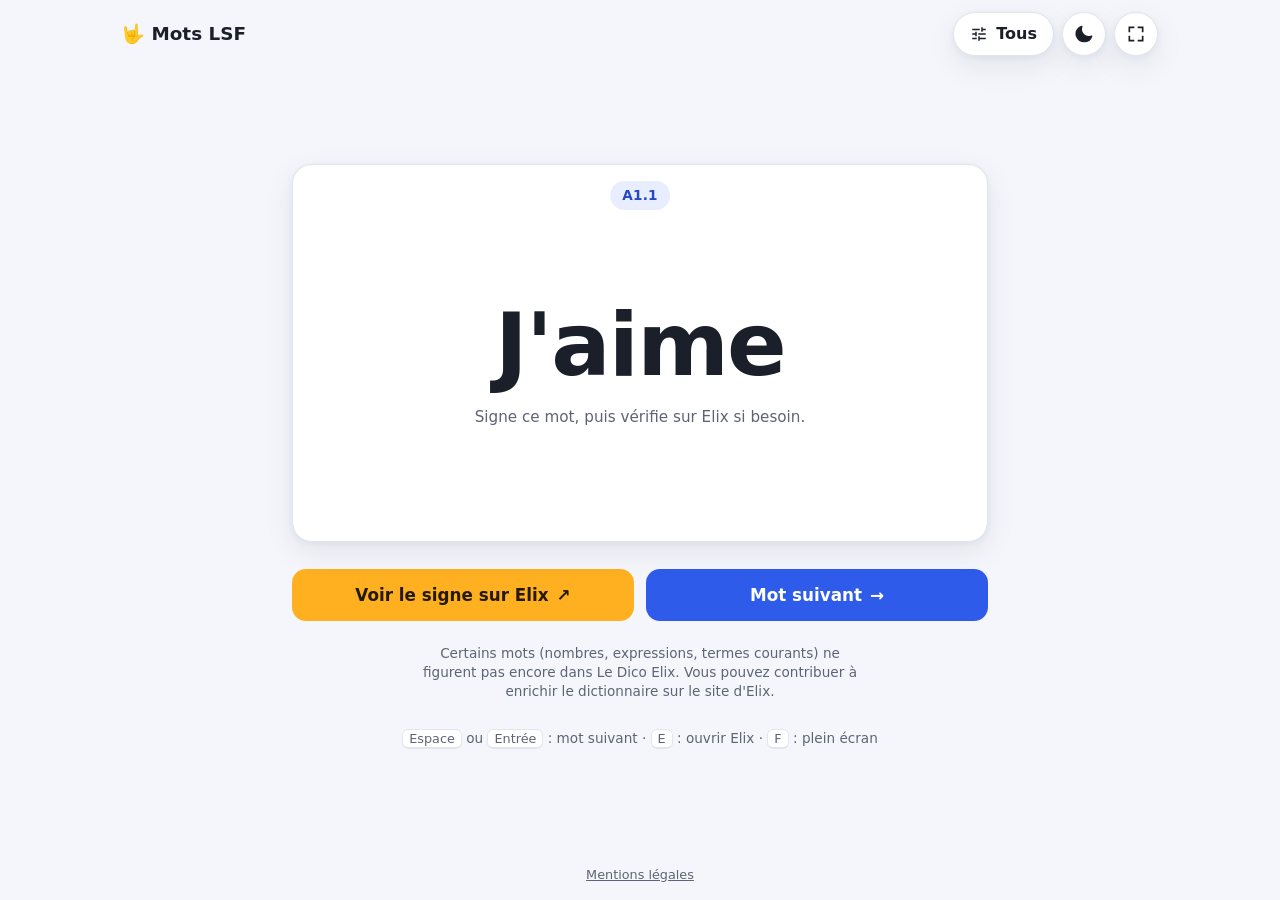
<file: index.html>
<!DOCTYPE html>
<html lang="fr">
<head>
    <meta charset="UTF-8">
    <meta name="viewport" content="width=device-width, initial-scale=1, viewport-fit=cover">
    <meta name="description" content="Entraînement à la Langue des Signes Française : un mot au hasard, et le signe sur Le Dico Elix si besoin.">
    <meta name="theme-color" content="#2f5bea" media="(prefers-color-scheme: light)">
    <meta name="theme-color" content="#14161c" media="(prefers-color-scheme: dark)">
    <title>Mots LSF – s'entraîner à la langue des signes</title>
    <link rel="icon" href="data:image/svg+xml,<svg xmlns='http://www.w3.org/2000/svg' viewBox='0 0 100 100'><text y='.9em' font-size='90'>🤟</text></svg>">
    <link rel="stylesheet" href="style.css">
    <script src="theme.js"></script>
    <script src="app.js" defer></script>
</head>
<body>
    <header class="topbar">
        <a class="brand" href="./"><span aria-hidden="true">🤟</span> Mots LSF</a>
        <div class="topbar-actions">
            <button type="button" class="chip-button" id="levelButton" aria-haspopup="dialog" aria-controls="levelDialog">
                <svg aria-hidden="true" viewBox="0 0 24 24" width="18" height="18"><path fill="currentColor" d="M3 17v2h6v-2H3zM3 5v2h10V5H3zm10 16v-2h8v-2h-8v-2h-2v6h2zM7 9v2H3v2h4v2h2V9H7zm14 4v-2H11v2h10zm-6-4h2V7h4V5h-4V3h-2v6z"/></svg>
                <span id="levelButtonText">Niveaux</span>
            </button>
            <button type="button" class="theme-button" id="themeButton" aria-label="Changer de thème" aria-pressed="false">
                <svg class="icon-moon" aria-hidden="true" viewBox="0 0 24 24"><path fill="currentColor" d="M12.3 22h-.1a10.3 10.3 0 0 1-7.3-17.6A10 10 0 0 1 9.1 2a1 1 0 0 1 1.1 1.4 8 8 0 0 0 10.4 10.4 1 1 0 0 1 1.4 1.1A10.3 10.3 0 0 1 12.3 22z"/></svg>
                <svg class="icon-sun" aria-hidden="true" viewBox="0 0 24 24"><path fill="currentColor" d="M12 17a5 5 0 1 1 0-10 5 5 0 0 1 0 10zM11 1h2v3h-2V1zm0 19h2v3h-2v-3zM3.5 4.9l1.4-1.4 2.1 2.1-1.4 1.4-2.1-2.1zm13 13 1.4-1.4 2.1 2.1-1.4 1.4-2.1-2.1zM1 11h3v2H1v-2zm19 0h3v2h-3v-2zM3.5 19.1l2.1-2.1 1.4 1.4-2.1 2.1-1.4-1.4zm13-13 2.1-2.1 1.4 1.4-2.1 2.1-1.4-1.4z"/></svg>
            </button>
            <button type="button" class="theme-button fullscreen-button" id="fullscreenButton" aria-label="Passer en plein écran" aria-pressed="false" title="Passer en plein écran">
                <svg class="icon-enter" aria-hidden="true" viewBox="0 0 24 24"><path fill="currentColor" d="M3 3h7v2H5v5H3V3zm11 0h7v7h-2V5h-5V3zM3 14h2v5h5v2H3v-7zm16 0h2v7h-7v-2h5v-5z"/></svg>
                <svg class="icon-exit" aria-hidden="true" viewBox="0 0 24 24"><path fill="currentColor" d="M8 3h2v7H3V8h5V3zm6 0h2v5h5v2h-7V3zM3 14h7v7H8v-5H3v-2zm11 0h7v2h-5v5h-2v-7z"/></svg>
            </button>
        </div>
    </header>

    <main class="stage">
        <section class="card" id="card" aria-label="Mot à signer">
            <span class="badge" id="levelBadge"></span>
            <p class="word" id="wordDisplay" aria-live="polite">Chargement…</p>
            <p class="hint">Signe ce mot, puis vérifie sur Elix si besoin.</p>
        </section>

        <div class="actions">
            <a id="elixLink" class="btn btn-secondary" aria-describedby="elixNote" href="https://dico.elix-lsf.fr/" target="_blank" rel="noopener noreferrer">
                Voir le signe sur Elix <span aria-hidden="true">↗</span>
            </a>
            <button type="button" id="nextButton" class="btn btn-primary">
                Mot suivant <span aria-hidden="true">→</span>
            </button>
        </div>
        <p class="elix-note" id="elixNote">Certains mots (nombres, expressions, termes courants) ne figurent pas encore dans Le Dico Elix. Vous pouvez contribuer à enrichir le dictionnaire sur le site d'Elix.</p>
        <p class="kbd-hint"><kbd>Espace</kbd> ou <kbd>Entrée</kbd> : mot suivant · <kbd>E</kbd> : ouvrir Elix · <kbd>F</kbd> : plein écran</p>
    </main>

    <footer class="footer">
        <a href="mentions-legales.html">Mentions légales</a>
    </footer>

    <dialog id="elixDialog" class="sheet" aria-labelledby="elixDialogTitle" aria-describedby="elixDialogText">
        <form method="dialog">
            <h2 class="sheet-title" id="elixDialogTitle">Vous allez consulter Le Dico Elix</h2>
            <div class="sheet-body" id="elixDialogText">
                <p>Mots LSF est un site indépendant. Il n'est ni édité ni affilié à Elix, ni à l'association Signes de Sens.</p>
                <p>Les signes, vidéos et définitions proposés par Le Dico Elix appartiennent à leurs auteurs. Mots LSF ne fait que vous y renvoyer, dans un nouvel onglet.</p>
            </div>
            <div class="sheet-actions">
                <button type="submit" id="elixContinue" class="btn btn-primary btn-block" autofocus>Continuer vers Elix</button>
                <button type="submit" class="btn btn-ghost btn-block">Annuler</button>
            </div>
            <p class="sheet-note">Ce message ne s'affichera qu'une fois. Vous le retrouverez dans les <a href="mentions-legales.html#liens-elix">mentions légales</a>.</p>
        </form>
    </dialog>

    <dialog id="levelDialog" class="sheet" aria-labelledby="levelDialogTitle">
        <form method="dialog">
            <div class="sheet-header">
                <h2 id="levelDialogTitle">Niveaux</h2>
                <button type="submit" class="icon-button" aria-label="Fermer">✕</button>
            </div>
            <p class="sheet-text">Choisis les niveaux à mélanger (au moins un).</p>
            <div class="level-list" id="levelMenu"></div>
            <button type="submit" class="btn btn-primary btn-block">C'est parti</button>
        </form>
    </dialog>
</body>
</html>
</file>
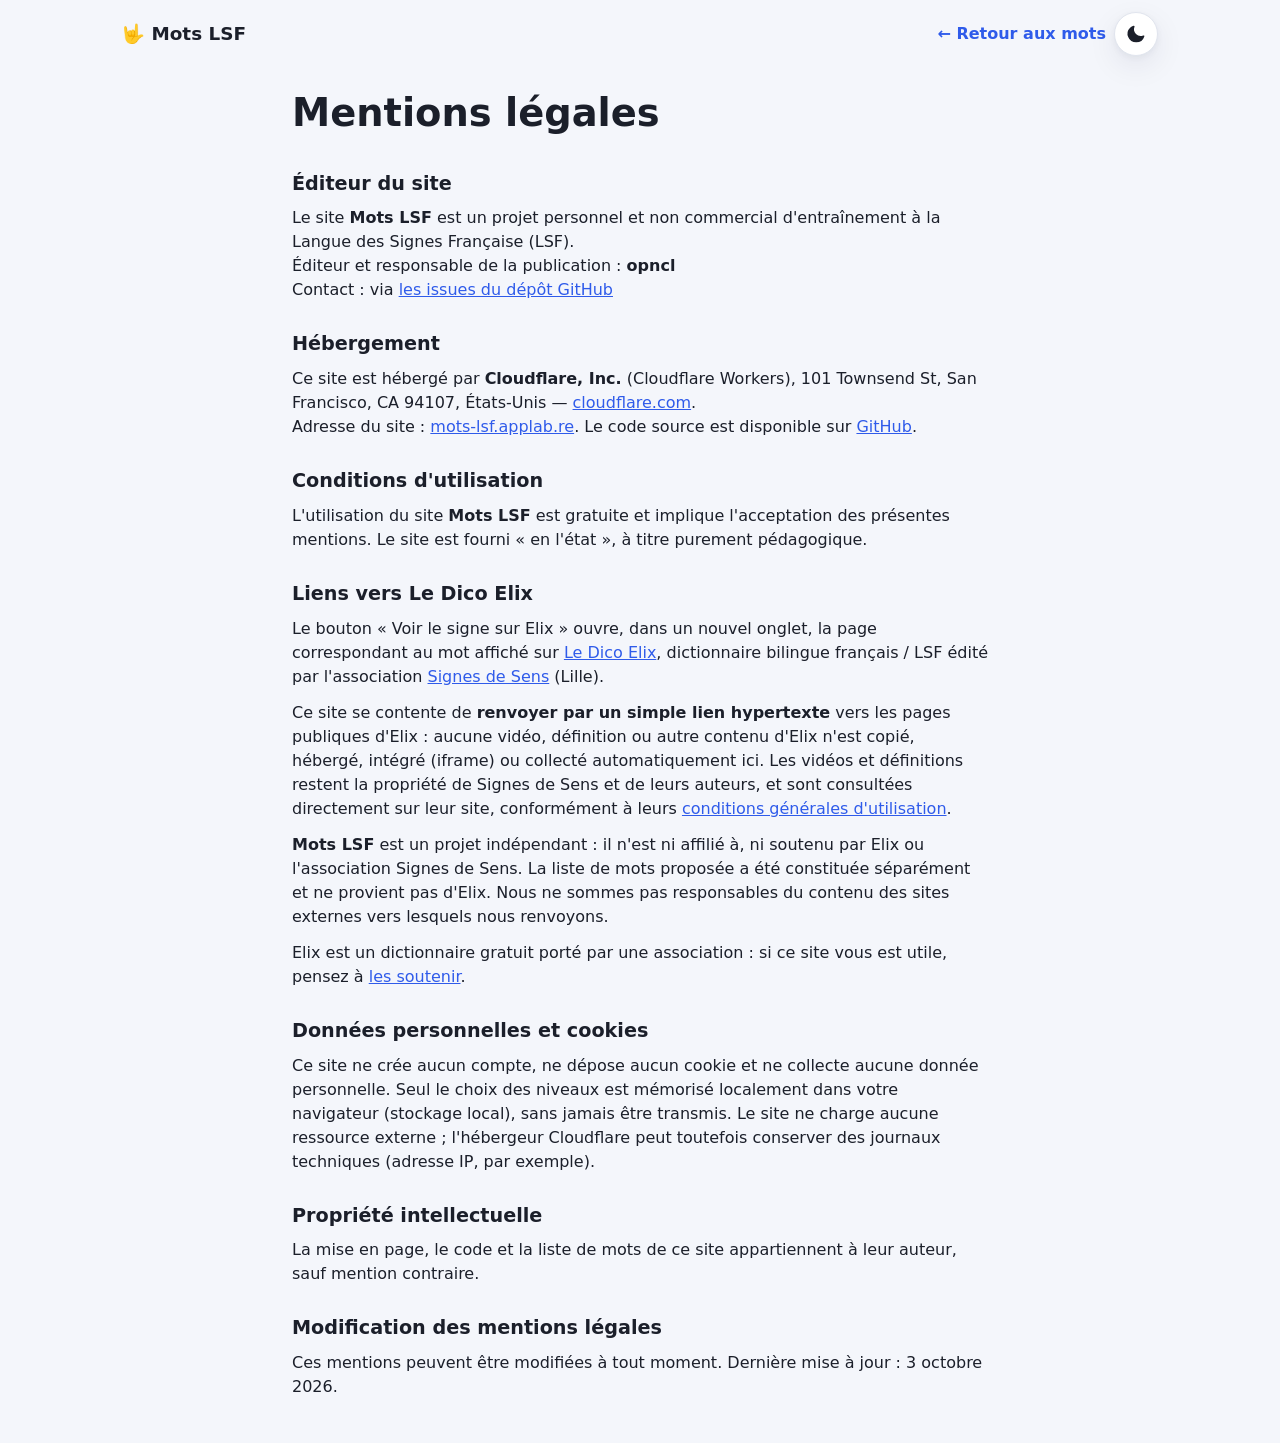
<file: mentions-legales.html>
<!DOCTYPE html>
<html lang="fr">
<head>
    <meta charset="UTF-8">
    <meta name="viewport" content="width=device-width, initial-scale=1, viewport-fit=cover">
    <meta name="theme-color" content="#2f5bea" media="(prefers-color-scheme: light)">
    <meta name="theme-color" content="#14161c" media="(prefers-color-scheme: dark)">
    <title>Mentions légales – Mots LSF</title>
    <link rel="icon" href="data:image/svg+xml,<svg xmlns='http://www.w3.org/2000/svg' viewBox='0 0 100 100'><text y='.9em' font-size='90'>🤟</text></svg>">
    <link rel="stylesheet" href="style.css">
    <script src="theme.js"></script>
</head>
<body>
    <header class="topbar">
        <a class="brand" href="./"><span aria-hidden="true">🤟</span> Mots LSF</a>
        <div class="topbar-actions">
            <a class="back-link" href="./">← Retour aux mots</a>
            <button type="button" class="theme-button" id="themeButton" aria-label="Changer de thème" aria-pressed="false">
                <svg class="icon-moon" aria-hidden="true" viewBox="0 0 24 24"><path fill="currentColor" d="M12.3 22h-.1a10.3 10.3 0 0 1-7.3-17.6A10 10 0 0 1 9.1 2a1 1 0 0 1 1.1 1.4 8 8 0 0 0 10.4 10.4 1 1 0 0 1 1.4 1.1A10.3 10.3 0 0 1 12.3 22z"/></svg>
                <svg class="icon-sun" aria-hidden="true" viewBox="0 0 24 24"><path fill="currentColor" d="M12 17a5 5 0 1 1 0-10 5 5 0 0 1 0 10zM11 1h2v3h-2V1zm0 19h2v3h-2v-3zM3.5 4.9l1.4-1.4 2.1 2.1-1.4 1.4-2.1-2.1zm13 13 1.4-1.4 2.1 2.1-1.4 1.4-2.1-2.1zM1 11h3v2H1v-2zm19 0h3v2h-3v-2zM3.5 19.1l2.1-2.1 1.4 1.4-2.1 2.1-1.4-1.4zm13-13 2.1-2.1 1.4 1.4-2.1 2.1-1.4-1.4z"/></svg>
            </button>
        </div>
    </header>

    <main class="page">
        <h1>Mentions légales</h1>

        <h2>Éditeur du site</h2>
        <p>
            Le site <strong>Mots LSF</strong> est un projet personnel et non commercial d'entraînement à la Langue des Signes Française (LSF).<br>
            Éditeur et responsable de la publication : <strong>opncl</strong><br>
            Contact : via <a href="https://github.com/rowe-lgn/mots-lsf/issues" target="_blank" rel="noopener noreferrer">les issues du dépôt GitHub</a>
        </p>

        <h2>Hébergement</h2>
        <p>
            Ce site est hébergé par <strong>Cloudflare, Inc.</strong> (Cloudflare Workers),
            101 Townsend St, San Francisco, CA 94107, États-Unis —
            <a href="https://www.cloudflare.com" target="_blank" rel="noopener noreferrer">cloudflare.com</a>.<br>
            Adresse du site : <a href="https://mots-lsf.applab.re/">mots-lsf.applab.re</a>.
            Le code source est disponible sur <a href="https://github.com/rowe-lgn/mots-lsf" target="_blank" rel="noopener noreferrer">GitHub</a>.
        </p>

        <h2>Conditions d'utilisation</h2>
        <p>
            L'utilisation du site <strong>Mots LSF</strong> est gratuite et implique l'acceptation des présentes mentions.
            Le site est fourni « en l'état », à titre purement pédagogique.
        </p>

        <h2>Liens vers Le Dico Elix</h2>
        <p>
            Le bouton « Voir le signe sur Elix » ouvre, dans un nouvel onglet, la page correspondant au mot affiché sur
            <a href="https://dico.elix-lsf.fr/" target="_blank" rel="noopener noreferrer">Le Dico Elix</a>,
            dictionnaire bilingue français / LSF édité par l'association
            <a href="https://www.signesdesens.org/" target="_blank" rel="noopener noreferrer">Signes de Sens</a> (Lille).
        </p>
        <p>
            Ce site se contente de <strong>renvoyer par un simple lien hypertexte</strong> vers les pages publiques d'Elix :
            aucune vidéo, définition ou autre contenu d'Elix n'est copié, hébergé, intégré (iframe) ou collecté automatiquement ici.
            Les vidéos et définitions restent la propriété de Signes de Sens et de leurs auteurs, et sont consultées directement sur leur site,
            conformément à leurs <a href="https://dico.elix-lsf.fr/mentions-legales" target="_blank" rel="noopener noreferrer">conditions générales d'utilisation</a>.
        </p>
        <p>
            <strong>Mots LSF</strong> est un projet indépendant : il n'est ni affilié à, ni soutenu par Elix ou l'association Signes de Sens.
            La liste de mots proposée a été constituée séparément et ne provient pas d'Elix.
            Nous ne sommes pas responsables du contenu des sites externes vers lesquels nous renvoyons.
        </p>
        <p>
            Elix est un dictionnaire gratuit porté par une association : si ce site vous est utile, pensez à
            <a href="https://dico.elix-lsf.fr/" target="_blank" rel="noopener noreferrer">les soutenir</a>.
        </p>

        <h2>Données personnelles et cookies</h2>
        <p>
            Ce site ne crée aucun compte, ne dépose aucun cookie et ne collecte aucune donnée personnelle.
            Seul le choix des niveaux est mémorisé localement dans votre navigateur (stockage local), sans jamais être transmis.
            Le site ne charge aucune ressource externe ; l'hébergeur Cloudflare peut toutefois conserver des journaux techniques (adresse IP, par exemple).
        </p>

        <h2>Propriété intellectuelle</h2>
        <p>
            La mise en page, le code et la liste de mots de ce site appartiennent à leur auteur, sauf mention contraire.
        </p>

        <h2>Modification des mentions légales</h2>
        <p>
            Ces mentions peuvent être modifiées à tout moment. Dernière mise à jour : 3 octobre 2026.
        </p>
    </main>
</body>
</html>
</file>
<file: style.css>
/* Mots LSF – feuille de style (sans framework) */

:root {
    --bg: #f4f6fb;
    --surface: #ffffff;
    --text: #1b1f2a;
    --muted: #5d6475;
    --border: #e1e5ee;
    --primary: #2f5bea;
    --primary-hover: #2449c4;
    --primary-text: #ffffff;
    --accent: #ffb020;
    --accent-hover: #f09d00;
    --accent-text: #241a00;
    --badge-bg: #e8edff;
    --badge-text: #2449c4;
    --shadow: 0 10px 30px rgba(20, 30, 60, .08), 0 2px 6px rgba(20, 30, 60, .05);
    --radius: 20px;
    --tap: 52px;
    color-scheme: light dark;
}

/* Thème sombre : automatique (selon l'OS) sauf si l'utilisateur force le clair,
   ou forcé via le bouton (data-theme="dark" sur <html>) */
@media (prefers-color-scheme: dark) {
    :root:not([data-theme="light"]) {
        color-scheme: dark;
        --bg: #14161c;
        --surface: #1e2129;
        --text: #eef0f5;
        --muted: #a1a8b8;
        --border: #2d313c;
        --primary: #5b80ff;
        --primary-hover: #7895ff;
        --primary-text: #0b1020;
        --badge-bg: #26304f;
        --badge-text: #b9c8ff;
        --shadow: 0 10px 30px rgba(0, 0, 0, .35);
    }
}
:root[data-theme="dark"] {
    color-scheme: dark;
    --bg: #14161c;
    --surface: #1e2129;
    --text: #eef0f5;
    --muted: #a1a8b8;
    --border: #2d313c;
    --primary: #5b80ff;
    --primary-hover: #7895ff;
    --primary-text: #0b1020;
    --badge-bg: #26304f;
    --badge-text: #b9c8ff;
    --shadow: 0 10px 30px rgba(0, 0, 0, .35);
}
:root[data-theme="light"] { color-scheme: light; }

*, *::before, *::after { box-sizing: border-box; }

html { -webkit-text-size-adjust: 100%; }

body {
    margin: 0;
    min-height: 100vh;
    min-height: 100dvh;
    display: flex;
    flex-direction: column;
    background: var(--bg);
    color: var(--text);
    font-family: system-ui, -apple-system, "Segoe UI", Roboto, "Helvetica Neue", Arial, sans-serif;
    line-height: 1.5;
    padding: env(safe-area-inset-top) env(safe-area-inset-right) env(safe-area-inset-bottom) env(safe-area-inset-left);
}

a { color: var(--primary); }

:focus-visible { outline: 3px solid var(--accent); outline-offset: 3px; border-radius: 8px; }

/* --- Barre du haut --- */

.topbar {
    display: flex;
    align-items: center;
    justify-content: space-between;
    gap: 12px;
    padding: 12px clamp(16px, 4vw, 32px);
    max-width: 1100px;
    width: 100%;
    margin: 0 auto;
}

.brand {
    font-weight: 800;
    font-size: 1.15rem;
    color: var(--text);
    text-decoration: none;
    white-space: nowrap;
}

.chip-button {
    min-width: 0;
    display: inline-flex;
    align-items: center;
    gap: 8px;
    min-height: 44px;
    max-width: 60vw;
    padding: 8px 16px;
    border: 1px solid var(--border);
    border-radius: 999px;
    background: var(--surface);
    color: var(--text);
    font: inherit;
    font-weight: 600;
    cursor: pointer;
    box-shadow: var(--shadow);
}
.chip-button span { overflow: hidden; text-overflow: ellipsis; white-space: nowrap; }
.chip-button svg { flex: none; }
.chip-button:hover { border-color: var(--primary); }

.topbar-actions { display: flex; align-items: center; gap: 8px; min-width: 0; }

.theme-button {
    flex: none;
    width: 44px;
    height: 44px;
    display: inline-flex;
    align-items: center;
    justify-content: center;
    border: 1px solid var(--border);
    border-radius: 50%;
    background: var(--surface);
    color: var(--text);
    cursor: pointer;
    box-shadow: var(--shadow);
}
.theme-button:hover { border-color: var(--primary); }
.theme-button svg { width: 20px; height: 20px; }
/* Affiche la lune en clair (pour passer en sombre) et le soleil en sombre */
.theme-button .icon-sun { display: none; }
:root[data-theme="dark"] .theme-button .icon-sun { display: block; }
:root[data-theme="dark"] .theme-button .icon-moon { display: none; }
@media (prefers-color-scheme: dark) {
    :root:not([data-theme="light"]) .theme-button .icon-sun { display: block; }
    :root:not([data-theme="light"]) .theme-button .icon-moon { display: none; }
}

/* Bouton plein écran : même pastille que le thème, zone tactile élargie à --tap */
.fullscreen-button { position: relative; }
.fullscreen-button::after {
    content: "";
    position: absolute;
    inset: calc((44px - var(--tap)) / 2);
    border-radius: 50%;
}
.fullscreen-button .icon-exit { display: none; }
.fullscreen-button[aria-pressed="true"] .icon-enter { display: none; }
.fullscreen-button[aria-pressed="true"] .icon-exit { display: block; }

/* --- Zone principale --- */

.stage {
    flex: 1;
    display: flex;
    flex-direction: column;
    align-items: center;
    justify-content: center;
    gap: clamp(16px, 3vh, 28px);
    width: 100%;
    max-width: 760px;
    margin: 0 auto;
    padding: 8px clamp(16px, 4vw, 32px) 16px;
}

.card {
    position: relative;
    width: 100%;
    min-height: clamp(220px, 42vh, 380px);
    display: flex;
    flex-direction: column;
    align-items: center;
    justify-content: center;
    gap: 12px;
    padding: 48px 20px 28px;
    background: var(--surface);
    border: 1px solid var(--border);
    border-radius: var(--radius);
    box-shadow: var(--shadow);
    text-align: center;
    touch-action: pan-y;
}

.badge {
    position: absolute;
    top: 16px;
    left: 50%;
    transform: translateX(-50%);
    padding: 4px 12px;
    border-radius: 999px;
    background: var(--badge-bg);
    color: var(--badge-text);
    font-size: .85rem;
    font-weight: 700;
    letter-spacing: .02em;
    white-space: nowrap;
}
.badge:empty { display: none; }

.word {
    margin: 0;
    font-size: clamp(2.6rem, 11vw, 5.5rem);
    font-weight: 800;
    line-height: 1.1;
    letter-spacing: -.02em;
    overflow-wrap: anywhere;
    hyphens: auto;
}
.word.word-long { font-size: clamp(2rem, 8vw, 4.2rem); }

.hint { margin: 0; color: var(--muted); font-size: .95rem; }

.pop { animation: pop .28s ease-out; }
@keyframes pop {
    from { opacity: 0; transform: translateY(6px) scale(.985); }
    to   { opacity: 1; transform: none; }
}
@media (prefers-reduced-motion: reduce) { .pop { animation: none; } }

/* --- Boutons --- */

.actions {
    display: grid;
    grid-template-columns: 1fr 1fr;
    gap: 12px;
    width: 100%;
}

.btn {
    display: inline-flex;
    align-items: center;
    justify-content: center;
    gap: 8px;
    min-height: var(--tap);
    padding: 12px 20px;
    border: 0;
    border-radius: 14px;
    font: inherit;
    font-size: 1.05rem;
    font-weight: 700;
    text-decoration: none;
    cursor: pointer;
    transition: background-color .15s, transform .05s;
    -webkit-tap-highlight-color: transparent;
}
.btn:active { transform: scale(.98); }
.btn-primary { background: var(--primary); color: var(--primary-text); }
.btn-primary:hover { background: var(--primary-hover); }
.btn-secondary { background: var(--accent); color: var(--accent-text); }
.btn-secondary:hover { background: var(--accent-hover); }
.btn-block { width: 100%; }

/* Précision sous les boutons : discrète, pas une alerte */
.elix-note {
    max-width: 52ch;
    margin: -4px 0 0;
    color: var(--muted);
    font-size: .85rem;
    line-height: 1.4;
    text-align: center;
}

.kbd-hint { margin: 0; color: var(--muted); font-size: .85rem; text-align: center; }
kbd {
    padding: 1px 6px;
    border: 1px solid var(--border);
    border-bottom-width: 2px;
    border-radius: 6px;
    background: var(--surface);
    font: inherit;
    font-size: .8rem;
}
/* Raccourcis clavier inutiles sur écran tactile */
@media (hover: none), (pointer: coarse) { .kbd-hint { display: none; } }

/* --- Pied de page --- */

.footer {
    padding: 12px 20px 16px;
    color: var(--muted);
    font-size: .8rem;
    text-align: center;
}
.footer a { color: inherit; }

/* --- Fenêtre des niveaux --- */

.sheet {
    width: min(420px, calc(100vw - 32px));
    padding: 20px;
    border: 1px solid var(--border);
    border-radius: var(--radius);
    background: var(--surface);
    color: var(--text);
    box-shadow: var(--shadow);
}
.sheet::backdrop { background: rgba(10, 14, 25, .45); backdrop-filter: blur(2px); }

.sheet-header { display: flex; align-items: center; justify-content: space-between; }
.sheet-header h2 { margin: 0; font-size: 1.3rem; }
.sheet-text { margin: 4px 0 16px; color: var(--muted); }

/* Avis avant d'ouvrir Elix (même fenêtre que les niveaux) */
.sheet-title { margin: 0 0 12px; font-size: 1.3rem; }
.sheet-body p { margin: 0 0 12px; line-height: 1.5; }
.sheet-actions { display: grid; gap: 10px; margin-top: 20px; }
.sheet-note { margin: 12px 0 0; color: var(--muted); font-size: .85rem; text-align: center; }
.btn-ghost { background: transparent; color: var(--text); box-shadow: inset 0 0 0 1px var(--border); }
.btn-ghost:hover { background: var(--bg); }

.icon-button {
    width: 44px;
    height: 44px;
    border: 0;
    border-radius: 50%;
    background: transparent;
    color: var(--muted);
    font-size: 1.2rem;
    cursor: pointer;
}
.icon-button:hover { background: var(--bg); }

.level-list { display: flex; flex-direction: column; margin-bottom: 20px; }

.toggle {
    position: relative;
    display: flex;
    align-items: center;
    justify-content: space-between;
    min-height: var(--tap);
    padding: 8px 4px;
    border-bottom: 1px solid var(--border);
    cursor: pointer;
}
.toggle:last-child { border-bottom: 0; }
.toggle-all .toggle-label { font-weight: 700; }
.toggle input { position: absolute; opacity: 0; width: 1px; height: 1px; }
.toggle-track {
    position: relative;
    flex: none;
    width: 48px;
    height: 28px;
    border-radius: 999px;
    background: var(--border);
    transition: background-color .15s;
}
.toggle-track::after {
    content: "";
    position: absolute;
    top: 3px;
    left: 3px;
    width: 22px;
    height: 22px;
    border-radius: 50%;
    background: #fff;
    box-shadow: 0 1px 3px rgba(0, 0, 0, .3);
    transition: transform .15s;
}
.toggle input:checked + .toggle-track { background: var(--primary); }
.toggle input:checked + .toggle-track::after { transform: translateX(20px); }
.toggle input:focus-visible + .toggle-track { outline: 3px solid var(--accent); outline-offset: 2px; }

/* Téléphone : fenêtre des niveaux en « tiroir » depuis le bas, boutons empilés */
@media (max-width: 560px) {
    .sheet {
        width: 100%;
        max-width: 100%;
        margin: auto 0 0;
        border-radius: var(--radius) var(--radius) 0 0;
        padding-bottom: calc(20px + env(safe-area-inset-bottom));
    }
    .actions { grid-template-columns: 1fr; } /* « Mot suivant » en bas, sous le pouce */
}

/* Téléphone en paysage : on compacte la hauteur */
@media (max-height: 500px) and (orientation: landscape) {
    .card { min-height: 160px; padding: 36px 16px 16px; }
    .hint { display: none; }
    .stage { gap: 12px; }
}

/* --- Plein écran / mode immersif (classe .immersive sur <html>) ---
   Barre du haut et pied de page masqués : seuls les boutons Niveaux et
   plein écran restent, flottants en haut à droite, pour ne jamais être coincé. */

:fullscreen { background: var(--bg); }

.immersive .topbar {
    position: fixed;
    top: calc(8px + env(safe-area-inset-top));
    right: calc(8px + env(safe-area-inset-right));
    z-index: 10;
    width: auto;
    padding: 0;
}
.immersive .brand,
.immersive #themeButton,
.immersive .footer { display: none; }
.immersive .stage { max-width: 1000px; padding-top: 64px; }
.immersive .card { min-height: clamp(260px, 62vh, 620px); }
.immersive .word { font-size: clamp(3.2rem, 15vw, 9rem); }
.immersive .word.word-long { font-size: clamp(2.4rem, 10vw, 6.5rem); }

@media (max-height: 500px) and (orientation: landscape) {
    .immersive .stage { padding-top: 8px; }
    .immersive .card { min-height: 200px; }
}

/* --- Page de texte (mentions légales) --- */

.page {
    flex: 1;
    width: 100%;
    max-width: 760px;
    margin: 0 auto;
    padding: 8px clamp(16px, 4vw, 32px) 32px;
}
.page h1 { font-size: clamp(1.8rem, 6vw, 2.4rem); margin: 8px 0 24px; }
.page h2 { font-size: 1.2rem; margin: 28px 0 8px; }
.page p { margin: 0 0 12px; }
.page blockquote { margin: 0 0 12px; padding: 12px 16px; border-left: 4px solid var(--primary); border-radius: 8px; background: var(--surface); }
.page blockquote p:last-child { margin-bottom: 0; }
.back-link { font-weight: 600; text-decoration: none; }
</file>
